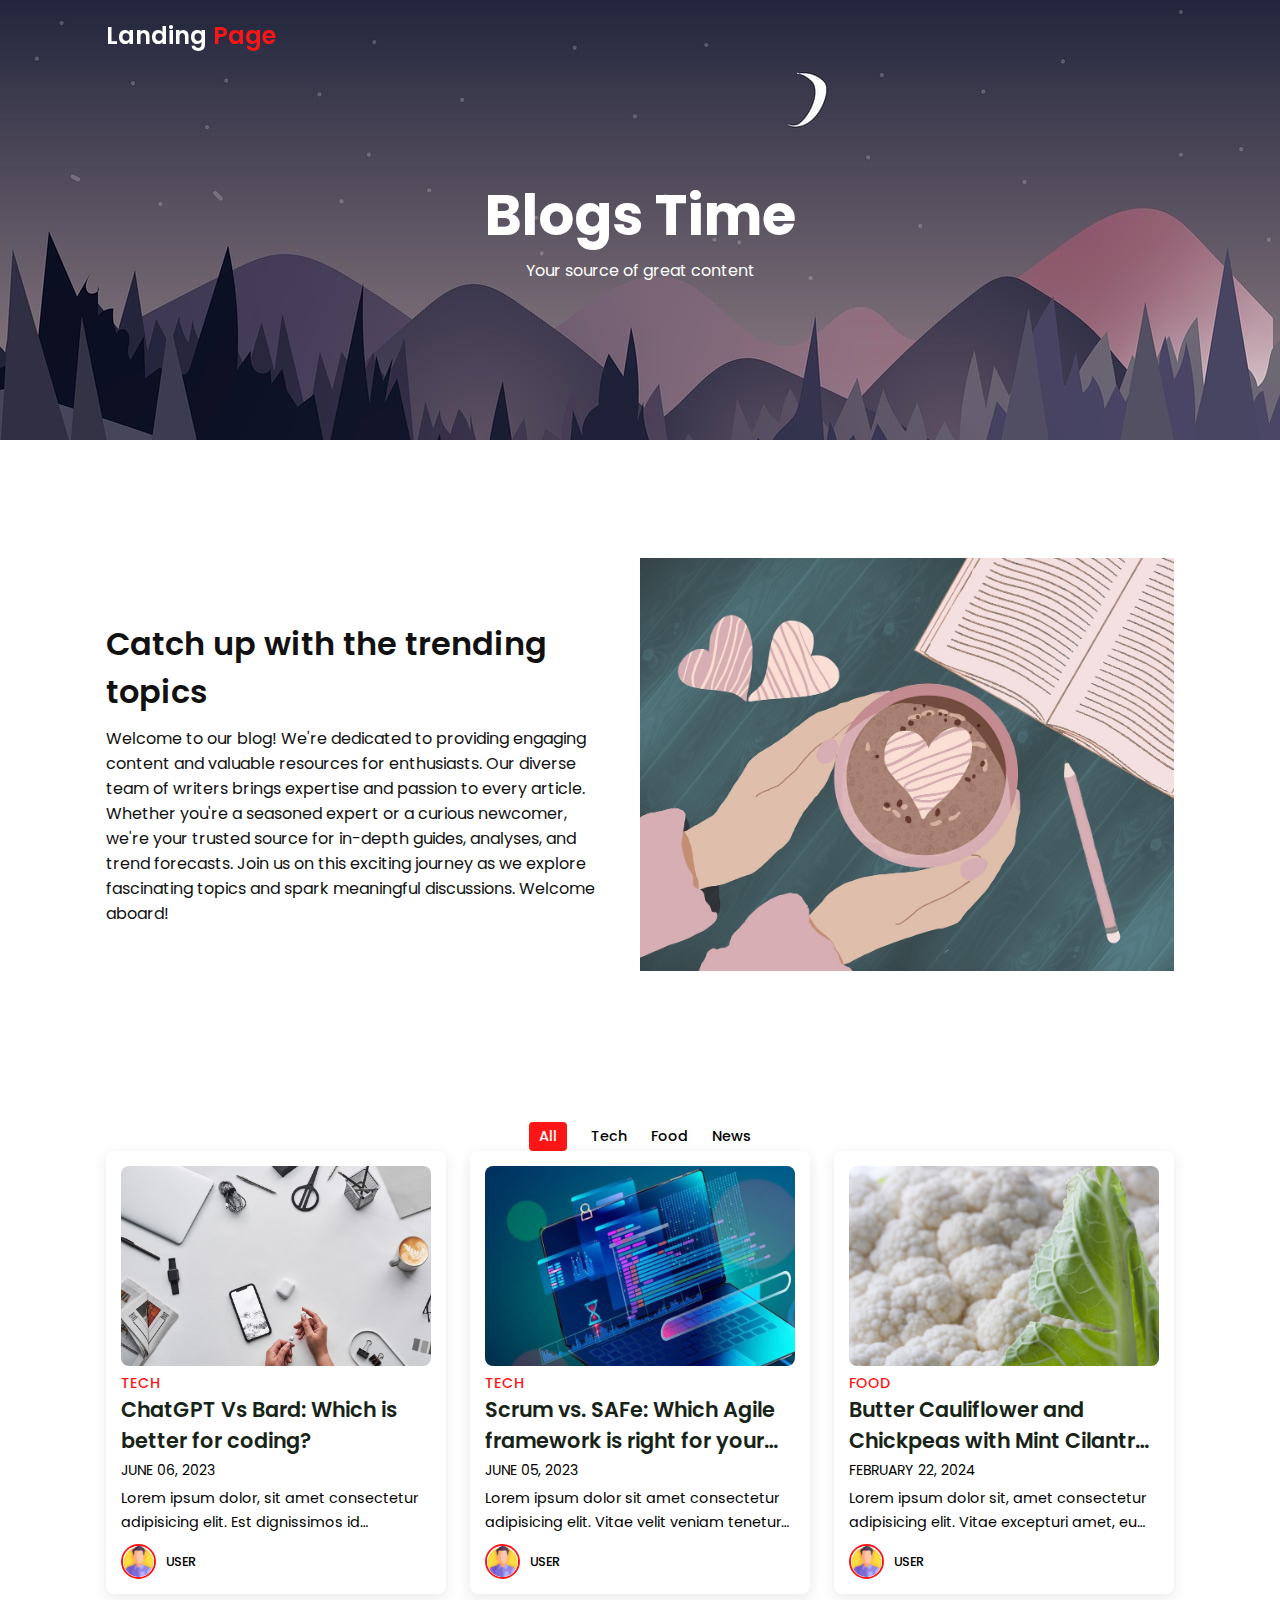
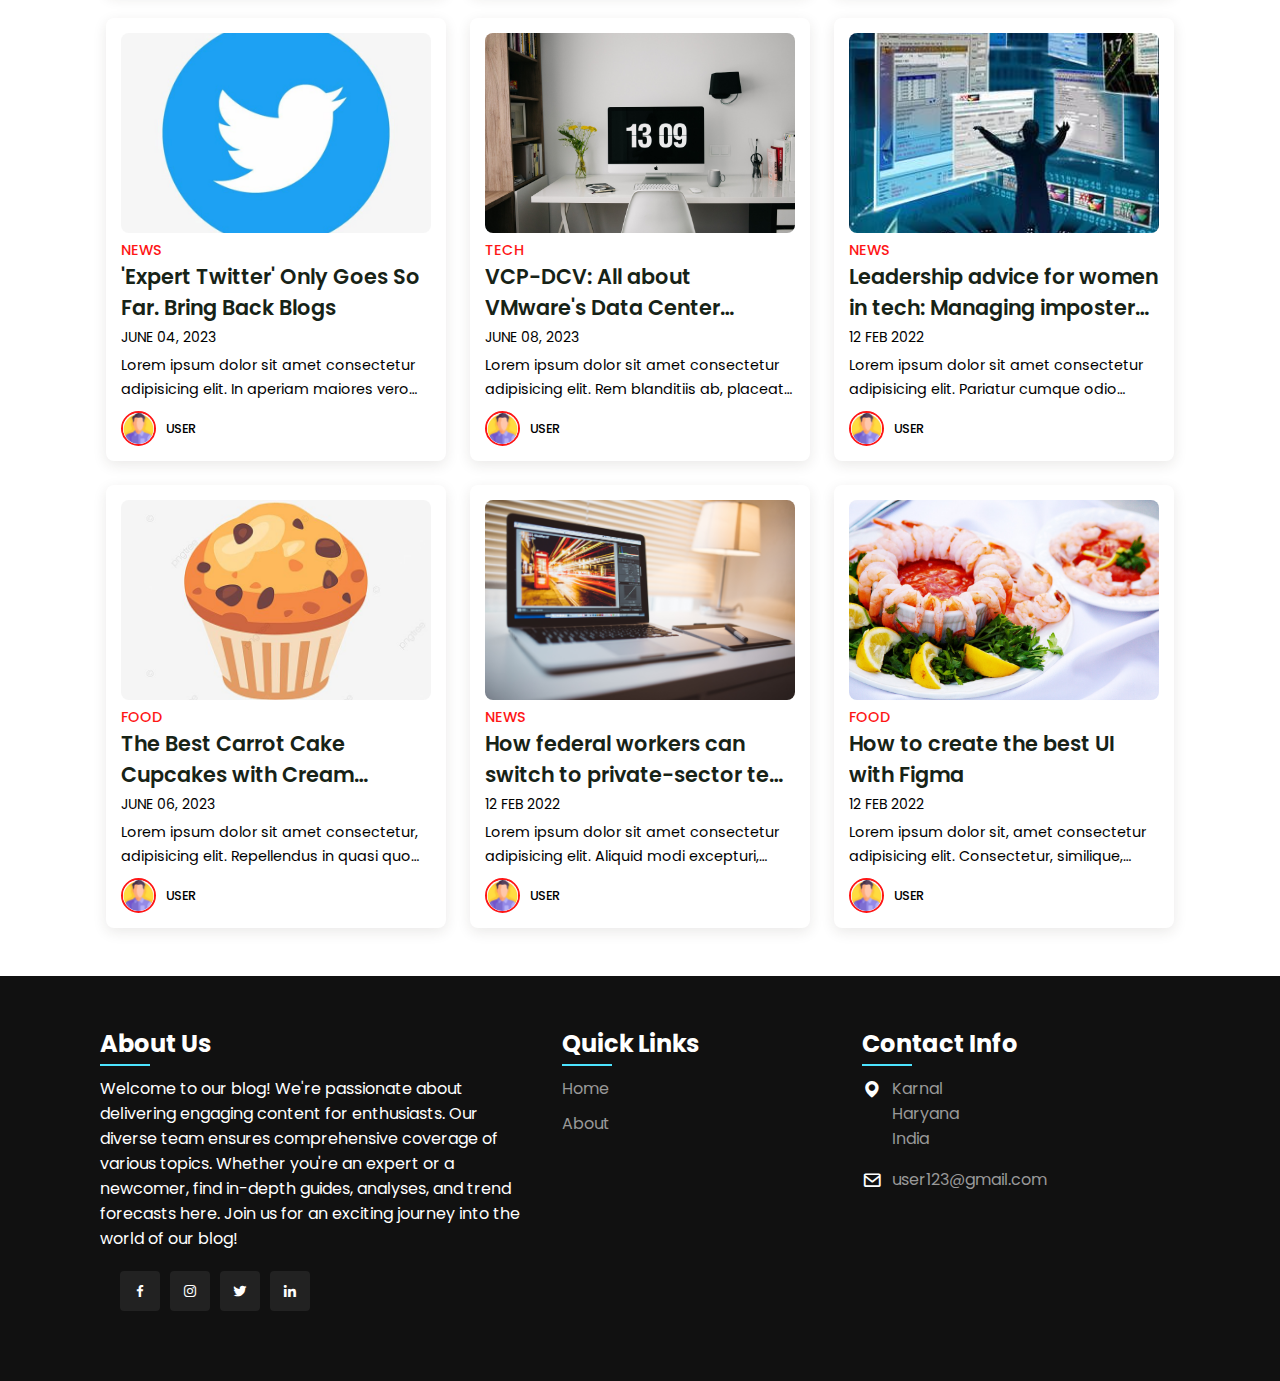
<file: Tasks/Landing Page/index.html>
<!DOCTYPE html>
<html lang="en">
<head>
    <meta charset="UTF-8">
    <meta http-equiv="X-UA-Compatible" content="IE=edge">
    <meta name="viewport" content="width=device-width, initial-scale=1.0">
    <title>Landing Page</title>
    <!-- Box-icon -->
    <link href='https://unpkg.com/boxicons@2.1.4/css/boxicons.min.css' rel='stylesheet'>
    <link rel="stylesheet" href="style.css">
</head>
<body>
    <header>
        <div class="nav container">
            <a href="#" class="logo">Landing <span>Page</span></a>
        </div>
    </header>

    <section class="home" id="home">
        <div class="home-text container">
            <h2 class="home-title">Blogs Time</h2>
            <span class="home-subtitle">Your source of great content</span>
        </div>
    </section>

    <section class="about container" id="about">
        <div class="contentBx">
            <h2 class="titleText">Catch up with the trending topics</h2>
            <p class="title-text">
                Welcome to our blog! We're dedicated to providing engaging content and valuable resources for enthusiasts. Our diverse team of writers brings expertise and passion to every article. Whether you're a seasoned expert or a curious newcomer, we're your trusted source for in-depth guides, analyses, and trend forecasts. Join us on this exciting journey as we explore fascinating topics and spark meaningful discussions. Welcome aboard!
            </p>
            <!--<a href="#" class="btn2">Read more</a>-->
        </div>
        <div class="imgBx">
            <img src="images/about.jpg" alt="" class="fitBg">
        </div>
    </section>

    <div class="post-filter container">
        <span class="filter-item active-filter" data-filter="all">All</span>
        <span class="filter-item" data-filter="tech">Tech</span>
        <span class="filter-item" data-filter="food">Food</span>
        <span class="filter-item" data-filter="news">News</span>
    </div>
    
    <div class="post container">
        <!-- Post 1 -->
        <div class="post-box tech">
            <img src="images/img1.jpg" alt="" class="post-img">
            <h2 class="category">Tech</h2>
            <a href="#" class="post-title">ChatGPT Vs Bard: Which is better for coding?</a>
            <span class="post-date">June 06, 2023</span>
            <p class="post-description">Lorem ipsum dolor, sit amet consectetur adipisicing elit. Est dignissimos id voluptates a, velit, quae facere suscipit neque fuga doloribus, ipsa enim aspernatur placeat vero praesentium quam minima in dolores cum possimus accusantium. Deserunt, officiis. Cum quos veniam obcaecati eos quisquam esse, eligendi placeat corporis ex tenetur animi ipsam, nam ducimus natus! Minima consequatur dolor ad necessitatibus inventore doloribus? Suscipit accusamus placeat, corporis sed aperiam repellat nisi fugit iure rerum unde. Hic delectus quam soluta at aut iure! Ducimus at assumenda officiis sequi, dolorum repellendus aperiam aliquam eos quis vitae, fuga iste ut minus dolore totam inventore nobis maxime esse?</p>
            <div class="profile">
                <img src="images/testi1.jpg" alt="" class="profile-img">
                <span class="profile-name">USER</span>
            </div>
        </div>
        <!-- Post 2 -->
        <div class="post-box tech">
            <img src="images/img2.jpg" alt="" class="post-img">
            <h2 class="category">Tech</h2>
            <a href="#" class="post-title">Scrum vs. SAFe: Which Agile framework is right for your team?</a>
            <span class="post-date">June 05, 2023</span>
            <p class="post-description">Lorem ipsum dolor sit amet consectetur adipisicing elit. Vitae velit veniam tenetur ratione. Quos nihil nobis, sequi molestias aliquam deserunt ratione ducimus, consequuntur pariatur illum deleniti quaerat, recusandae nam corrupti magnam! In consectetur, sequi possimus ducimus itaque recusandae! Asperiores perspiciatis nesciunt ad nulla itaque alias iure totam, cum ratione quas earum sequi reprehenderit sint corporis praesentium explicabo facere aperiam officia quae aspernatur delectus expedita quo cupiditate odit! Provident doloremque expedita deleniti assumenda praesentium veritatis hic repellendus nihil autem cupiditate, quam iste soluta ullam quo illo tempora dolores, eligendi eos aspernatur laudantium reiciendis, ab fugit! Voluptates quas labore ipsum consequuntur omnis.</p>
            <div class="profile">
                <img src="images/testi1.jpg" alt="" class="profile-img">
                <span class="profile-name">USER</span>
            </div>
        </div>
        <!-- Post 3 -->
        <div class="post-box food">
            <img src="images/img3.jpg" alt="" class="post-img">
            <h2 class="category">Food</h2>
            <a href="#" class="post-title">Butter Cauliflower and Chickpeas with Mint Cilantro Sauce</a>
            <span class="post-date">FEBRUARY 22, 2024</span>
            <p class="post-description">Lorem ipsum dolor sit, amet consectetur adipisicing elit. Vitae excepturi amet, eum, reiciendis aspernatur alias esse, laborum et quasi dolorum ad soluta suscipit voluptate tempora ducimus! Quaerat magnam similique omnis cupiditate, et accusamus eligendi commodi ab ullam accusantium dolor eum distinctio consequuntur at? Pariatur, assumenda dolore. Ducimus, magni. Asperiores iure consequuntur minus non deserunt? Officiis voluptatibus aspernatur repellat quia itaque assumenda enim iure error iusto mollitia reiciendis blanditiis distinctio, quaerat laborum autem sint tenetur rerum corrupti quasi maxime ipsa! Iste nostrum inventore sed sit illum, necessitatibus velit repudiandae quae repellat voluptatem maxime laboriosam blanditiis hic, commodi itaque possimus suscipit quia.</p>
            <div class="profile">
                <img src="images/testi1.jpg" alt="" class="profile-img">
                <span class="profile-name">USER</span>
            </div>
        </div>
        <!-- Post 4 -->
        <div class="post-box news">
            <img src="images/img4.jpg" alt="" class="post-img">
            <h2 class="category">news</h2>
            <a href="#" class="post-title">'Expert Twitter' Only Goes So Far. Bring Back Blogs</a>
            <span class="post-date">June 04, 2023</span>
            <p class="post-description">Lorem ipsum dolor sit amet consectetur adipisicing elit. In aperiam maiores vero ea sint corrupti cumque odio ullam repellendus deserunt, incidunt hic molestiae, qui quasi quis autem similique, non dolorem quia laboriosam delectus facilis ipsa dolorum. Eligendi aliquid error iste, facilis quis nobis laudantium nihil atque obcaecati sapiente distinctio in ullam? Velit, excepturi. Eveniet aliquid et cum harum animi totam labore dolores earum. Earum rem iusto cupiditate aperiam pariatur, ipsa dolorum magnam consequuntur eligendi ratione temporibus esse aliquid incidunt accusamus sit quidem sunt vero! Minima aspernatur corporis labore eius autem sapiente quos maiores ullam voluptatibus. Non quidem quod ipsam rem!</p>
            <div class="profile">
                <img src="images/testi1.jpg" alt="" class="profile-img">
                <span class="profile-name">USER</span>
            </div>
        </div>
        <!-- Post 5 -->
        <div class="post-box tech">
            <img src="images/img5.jpg" alt="" class="post-img">
            <h2 class="category">Tech</h2>
            <a href="#" class="post-title">VCP-DCV: All about VMware's Data Center Virtualization 2023</a>
            <span class="post-date">June 08, 2023</span>
            <p class="post-description">Lorem ipsum dolor sit amet consectetur adipisicing elit. Rem blanditiis ab, placeat natus ipsam, asperiores ratione libero hic deleniti voluptatibus consequatur voluptatem voluptate quidem, magnam cum quaerat! Consequatur delectus sit similique nulla excepturi provident accusantium, debitis maiores reiciendis commodi accusamus a? Ullam quidem tenetur rerum nostrum exercitationem cupiditate repudiandae reiciendis, officia minima hic quisquam, vero ea earum nemo perferendis tempora modi nihil eligendi expedita rem. Error molestiae vero voluptatibus voluptates eaque dignissimos hic laborum amet vitae enim qui, labore tempora ducimus incidunt perspiciatis totam odio est laboriosam, illo id aliquam quaerat! Ad laudantium dignissimos possimus numquam ea sint nihil beatae.</p>
            <div class="profile">
                <img src="images/testi1.jpg" alt="" class="profile-img">
                <span class="profile-name">USER</span>
            </div>
        </div>
        <!-- Post 6 -->
        <div class="post-box news">
            <img src="images/post6.jpg" alt="" class="post-img">
            <h2 class="category">News</h2>
            <a href="#" class="post-title">Leadership advice for women in tech: Managing imposter syndrome and more</a>
            <span class="post-date">12 Feb 2022</span>
            <p class="post-description">Lorem ipsum dolor sit amet consectetur adipisicing elit. Pariatur cumque odio adipisci voluptates, accusamus iusto assumenda qui nulla amet repellat earum, harum illum? Omnis est voluptatum praesentium sint eligendi illo sequi autem unde, accusamus sunt beatae mollitia officiis accusantium eaque perspiciatis laboriosam consequatur nulla repellendus dignissimos totam similique optio hic laborum deserunt. Eligendi dolorem ipsam eum incidunt nihil nesciunt esse dicta amet molestias dolor non a culpa aut illum ipsum alias, voluptatem distinctio vel veritatis iure ipsa ullam officia maxime hic. Eaque hic sint facilis odit neque, inventore, voluptatibus illum enim quos eos nulla nostrum blanditiis culpa assumenda, ut sed!</p> 
            <div class="profile">
                <img src="images/testi1.jpg" alt="" class="profile-img">
                <span class="profile-name">USER</span>
            </div>
        </div>
        
        <!-- Post 7 -->
        <div class="post-box food">
            <img src="images/img7.jpg" alt="" class="post-img">
            <h2 class="category">Food</h2>
            <a href="#" class="post-title">The Best Carrot Cake Cupcakes with Cream Cheese Frosting</a>
            <span class="post-date">June 06, 2023</span>
            <p class="post-description">Lorem ipsum dolor sit amet consectetur, adipisicing elit. Repellendus in quasi quo tempora voluptatum veritatis excepturi omnis molestias vitae fuga repudiandae, consequuntur nostrum quae vel corrupti consectetur, quia id earum amet, sequi hic eaque nemo consequatur quisquam! Voluptates ex consequuntur enim quia, earum possimus deleniti et corrupti quisquam ad eius totam maiores rerum tempora porro veritatis veniam nobis quibusdam. Iusto fugiat labore magni suscipit nemo quod, numquam quos amet accusantium ex necessitatibus minima soluta reprehenderit ut ullam maxime illo consequuntur modi qui? Quisquam unde molestias in vitae commodi voluptatum odio hic repellat harum impedit. Saepe incidunt rem odit officiis accusamus.</p>
            <div class="profile">
                <img src="images/testi1.jpg" alt="" class="profile-img">
                <span class="profile-name">USER</span>
            </div>
        </div>
        <!-- Post 1 -->
        <div class="post-box news">
            <img src="images/img8.jpg" alt="" class="post-img">
            <h2 class="category">News</h2>
            <a href="#" class="post-title">How federal workers can switch to private-sector tech jobs</a>
            <span class="post-date">12 Feb 2022</span>
            <p class="post-description">
                Lorem ipsum dolor sit amet consectetur adipisicing elit. Aliquid modi excepturi, recusandae et, voluptate quas dolore consequuntur itaque accusantium nisi officia culpa eum dicta adipisci doloribus in reprehenderit odio nam voluptatum dolorem vero quo facilis repudiandae. Veritatis itaque facere aliquam recusandae, quia a accusantium unde. Voluptas beatae, magnam amet harum cupiditate recusandae repellat, distinctio tempore mollitia sint inventore. Iusto, aliquam! Fugiat esse facilis quos culpa at ut facere beatae perspiciatis aperiam est porro, debitis nisi ullam omnis, minus quaerat quasi repellat non autem sapiente veritatis quod excepturi quidem! Cum sequi autem quisquam quis maiores soluta asperiores. Consectetur laudantium nisi veniam!</p>
            <div class="profile">
                <img src="images/testi1.jpg" alt="" class="profile-img">
                <span class="profile-name">USER</span>
            </div>
        </div>
        <!-- Post 9 -->
        <div class="post-box food">
            <img src="images/img10.jpg" alt="" class="post-img">
            <h2 class="category">Food</h2>
            <a href="#" class="post-title">How to create the best UI with Figma</a>
            <span class="post-date">12 Feb 2022</span>
            <p class="post-description">Lorem ipsum dolor sit, amet consectetur adipisicing elit. Consectetur, similique, rerum excepturi harum, vitae facilis corrupti vel modi debitis est perferendis aut quasi ea unde repudiandae iste architecto. Corporis, voluptates.</p> 
            <div class="profile">
                <img src="images/testi1.jpg" alt="" class="profile-img">
                <span class="profile-name">USER</span>
            </div>
        </div>
    </div>

    <footer>
        <div class="footer-container">
            <div class="sec aboutus">
                <h2>About Us</h2>
                <p>Welcome to our blog! We're passionate about delivering engaging content for enthusiasts. Our diverse team ensures comprehensive coverage of various topics. Whether you're an expert or a newcomer, find in-depth guides, analyses, and trend forecasts here. Join us for an exciting journey into the world of our blog!</p>
                <ul class="sci">
                    <li><a href="#"><i class="bx bxl-facebook"></i></a></li>
                    <li><a href="#"><i class="bx bxl-instagram"></i></a></li>
                    <li><a href="#"><i class="bx bxl-twitter"></i></a></li>
                    <li><a href="#"><i class="bx bxl-linkedin"></i></a></li>
                </ul>
            </div>
            <div class="sec quicklinks">
                <h2>Quick Links</h2>
                <ul>
                    <li><a href="#">Home</a></li>
                    <li><a href="#">About</a></li>
                </ul>
            </div>
            <div class="sec contactBx">
                <h2>Contact Info</h2>
                <ul class="info">
                    <li>
                        <span><i class='bx bxs-map'></i></span>
                        <span>Karnal <br> Haryana<br> India</span>
                    </li>
                    <li>
                        <span><i class='bx bx-envelope' ></i></span>
                        <p><a href="mailto:codemyhobby9@gmail.com">user123@gmail.com</a></p>
                    </li>
                </ul>
            </div>
        </div>
    </footer>

    <script src="https://cdnjs.cloudflare.com/ajax/libs/jquery/3.6.1/jquery.min.js" integrity="sha512-aVKKRRi/Q/YV+4mjoKBsE4x3H+BkegoM/em46NNlCqNTmUYADjBbeNefNxYV7giUp0VxICtqdrbqU7iVaeZNXA==" crossorigin="anonymous" referrerpolicy="no-referrer"></script>
    <script src="main.js"></script>
</body>
</html>
</file>
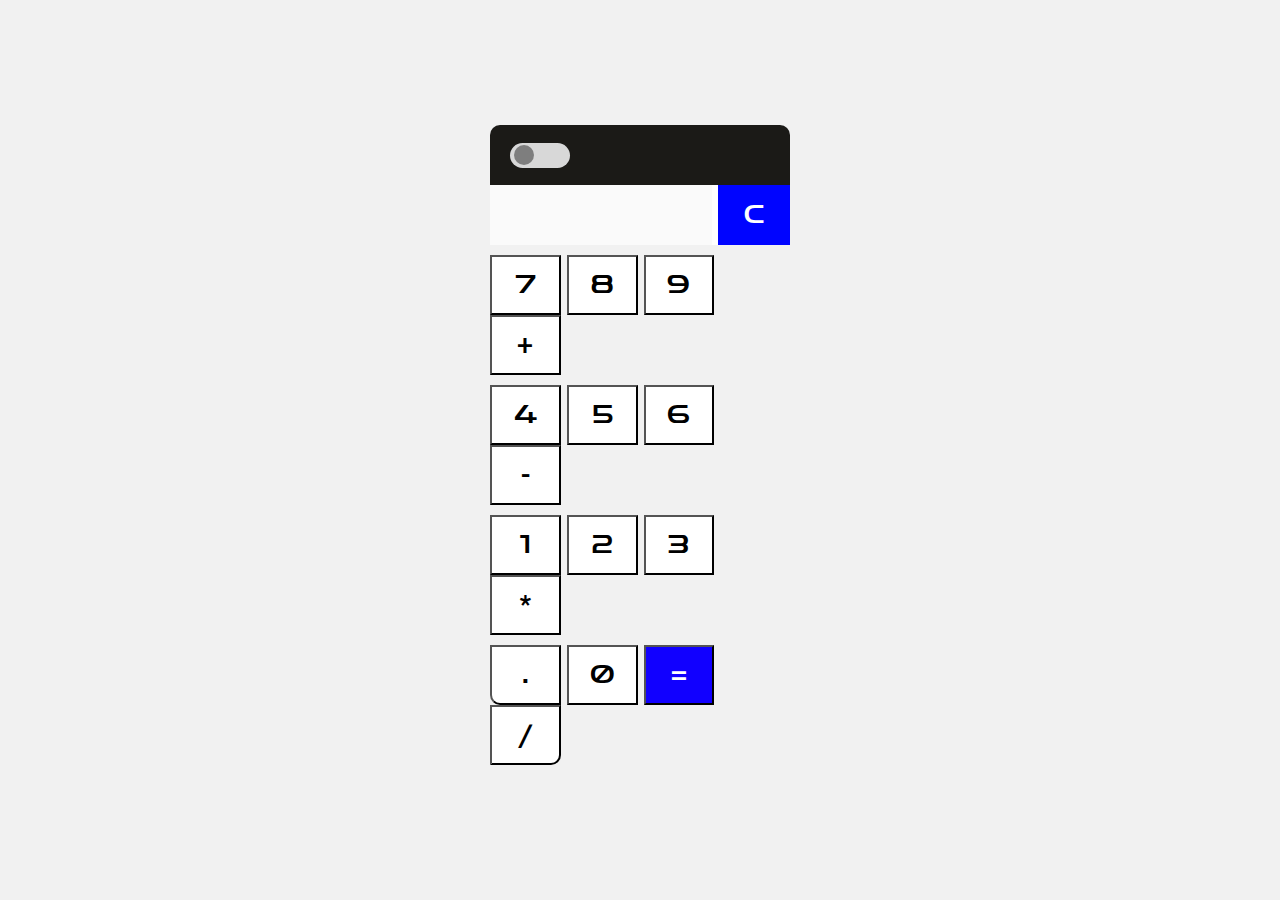
<file: Tasks/Calculator/Calculator/index.html>
<!doctype html>

<html lang="en">
<head>
  <meta charset="utf-8">

  <title>Basic Calculator</title>
  <meta name="description" content="A Basic Calculator">
  <meta name="author" content="SitePoint">

  <link rel="stylesheet" href="css/style.css">

</head>

<body data-theme="">
    <div class="main">
        <div class="calculator">
            <div class="header">
                <div class="switchBox">
                    <input type="checkbox" name="" id="switch" value="switch">
                    <div class="box">
                    </div>
                </div>
            </div>
            <div class="input">
                <input type="text" name="" id="display" disabled>
                <input type="button" value="C" class="cancel_btn">
            </div>
            <div class="row">
                <input type="button" value="7">
                <input type="button" value="8">
                <input type="button" value="9">
                <input type="button" value="+">
            </div>
            <div class="row">
                <input type="button" value="4">
                <input type="button" value="5">
                <input type="button" value="6">
                <input type="button" value="-">
            </div>
            <div class="row">
                <input type="button" value="1">
                <input type="button" value="2">
                <input type="button" value="3">
                <input type="button" value="*">
            </div>
            <div class="row">
                <input style="border-radius: 0 0 0 10px;" type="button" value=".">
                <input type="button" value="0">
                <input style="background: #1100ff; color: white;" type="button" value="=">
                <input style="border-radius: 0 0 10px 0;" type="button" value="/">
            </div>
        </div>
    </div>
  <script src="js/main.js"></script>
</body>
</html>
</file>
<file: Tasks/Landing Page/style.css>
@import url('https://fonts.googleapis.com/css2?family=Poppins:ital,wght@0,600;0,700;1,400&display=swap');
*{
    font-family: 'Poppins', sans-serif;
    margin: 0;
    padding: 0;
    scroll-behavior: smooth;
    scroll-padding-top: 2rem;
    box-sizing: border-box;
}

/* root values */
:root{
    --container-color: #1a1e21;
    --second-color: rgb(254, 22, 22);
    --text-color: #172317;
    --bg-color: #fff;
}

::selection{
    color: var(--bg-color);
    background: var(--second-color);
}

a{
    text-decoration: none;
}

li{
    list-style: none;
}

img{
    width: 100%;
}

section{
    padding: 3rem 0 2rem;
}

.container{
    max-width: 1068px;
    margin: auto;
    width: 100%;
}

a{
    color: #fff;
}

/* Header */
header{
    position: fixed;
    top: 0;
    left: 0;
    width: 100%;
    z-index: 200;
}

header.shadow{
    background: var(--bg-color);
    box-shadow: 0 1px 4px hsl(0 4% 14% / 10%);
    transition: .5s;
}

header.shadow .logo{
    color: var(--text-color);
}

.nav{
    display: flex;
    align-items: center;
    justify-content: space-between;
    padding: 18px 0;
}

.logo{
    font-size: 1.5rem;
    font-weight: 600;
    color: var(--bg-color);
}

.logo span{
    color: var(--second-color);
}

.login{
    padding: 8px 14px;
    text-transform: uppercase;
    font-weight: 500;
    border-radius: 4px;
    background: var(--second-color);
    color: var(--bg-color);
}

.login:hover{
    background: hsl(199, 98%, 56%);
    transition: .5s;
}

.home{
    width: 100%;
    min-height: 440px;
    background: url("images/new-banner.jpg");
    display: grid;
    justify-content: center;
    align-items: center;
}

.home-text{
    color: var(--bg-color);
    text-align: center;
}

.home-title{
    font-size: 3.5rem;
}

.home-subtitle{
    font-size: 1rem;
    font-weight: 400;
}

.about{
    position: relative;
    width: 100%;
    display: flex !important;
    justify-content: center;
    align-items: center;
}

.about .contentBx{
    max-width: 50%;
    width: 50%;
    text-align: left;
    padding-right: 40px;
}

.titleText{
    font-weight: 600;
    color: #111;
    font-size: 2rem;
    margin-bottom: 10px;
}

.title-text{
    color: #111;
    font-size: 1em;
}

.about .imgBx{
    position: relative;
    min-width: 50%;
    width: 50%;
    min-height: 500px;
}

.imgBx{
    margin-top: 70px;
}

.btn2{
    position: relative;
    display: inline-block;
    margin-top: 30px;
    padding: 10px 30px;
    background: #fff;
    border: .8px solid #111;
    color: #333;
    text-decoration: none;
    transition: 0.5s;
}

.btn2:hover{
    background-color: var(--second-color);
    border: none;
    color: #fff;
}

.post-filter{
    display: flex;
    justify-content: center;
    align-items: center;
    column-gap: 1.5rem;
    margin-top: 2rem !important;
}

.filter-item{
    font-size: 0.9rem;
    font-weight: 500;
    cursor: pointer;
}

.active-filter{
    background: var(--second-color);
    color: var(--bg-color);
    padding: 4px 10px;
    border-radius: 4px;
}

.post{
    display: grid;
    grid-template-columns: repeat(auto-fit, minmax(280px, auto));
    justify-content: center;
    gap: 1.5rem;
}

.post-box{
    background: var(--bg-color);
    box-shadow: 0 4px 14px hsl(35deg 25% 15% / 10%);
    padding: 15px;
    border-radius: 0.5rem;
}

.post-img{
    width: 100%;
    height: 200px;
    object-fit: cover;
    object-position: center;
    border-radius: 0.5rem;
}

.category{
    font-size: 0.9rem;
    font-weight: 500;
    text-transform: uppercase;
    color: var(--second-color);
}

.post-title{
    font-size: 1.3rem;
    font-weight: 600;
    color: var(--text-color);
    display: -webkit-box;
    -webkit-line-clamp: 2;
    -webkit-box-orient: vertical;
    overflow: hidden;
}

.post-date{
    display: flex;
    font-size: 0.875rem;
    text-transform: uppercase;
    margin-top: 4px;
    font-weight: 400;
}

.post-description{
    font-size: 0.9rem;
    line-height: 1.5rem;
    margin: 5px 0 10px;
    display: -webkit-box;
    -webkit-line-clamp: 2;
    -webkit-box-orient: vertical;
    overflow: hidden;
}

.profile{
    display: flex;
    align-items: center;
    gap: 10px;
}

.profile-img{
    width: 35px;
    height: 35px;
    border-radius: 50%;
    object-fit: cover;
    object-position: center;
    border: 2px solid var(--second-color);
}

.profile-name{
    font-size: .8rem;
    font-weight: 500;
}

footer{
    position: relative;
    width: 100%;
    height: auto;
    padding: 50px 100px;
    margin-top: 3rem;
    background: #111;
    display: flex;
    font-family: sans-serif;
    justify-content: space-between;
}

.footer-container{
    display: flex;
    justify-content: space-between;
    flex-wrap: wrap;
    flex-direction: row;
}

.footer-container .sec{
    margin-right: 30px;
}

.footer-container .sec.aboutus{
    width: 40%;
}

.footer-container h2{
    position: relative;
    color: #fff;
    margin-bottom: 15px;
}

.footer-container h2::before{
    content: '';
    position: absolute;
    bottom: -5px;
    left: 0;
    width: 50px;
    height: 2px;
    background: rgb(77, 228, 255);
}

footer p{
    color: #fff;
}

.sci{
    margin: 20px;
    display: flex;
}

.sci li{
    list-style: none;
}

.sci li a{
    display: inline-block;
    width: 40px;
    height: 40px;
    background: #222;
    display: flex;
    justify-content: center;
    align-items: center;
    margin-right: 10px;
    text-decoration: none;
    border-radius: 4px;
    transition: .5s;
}

.sci li a:hover{
    background: rgb(77, 228, 255);
}

.sci i a .bx{
    color: #fff;
    font-size: 20px;
}

.quicklinks{
    position: relative;
    width: 25%;
}

.quicklinks ul li{
    list-style: none;
}

.quicklinks ul li a{
    color: #999;
    text-decoration: none;
    margin-bottom: 10px;
    display: inline-block;
    transition: .3s;
}

.quicklinks ul li a:hover{
    color: #fff;
}

.footer-container .contactBx{
    width: calc(35% - 60px);
    margin-right: 0 !important;
}

.contactBx .info{
    position: relative;
}

.contactBx .info li{
    display: flex !important;
    margin-bottom: 16px;
}

.contactBx .info li span:nth-child(1){
    color: #fff;
    font-size: 20px;
    margin-right: 10px;
}

.contactBx .info li span{
    color: #999;
}

.contactBx .info li a{
    color: #999;
    text-decoration: none;
    transition: .5s;
}

.contactBx .info li a:hover{
    color: #fff;
}

@media (max-width: 1060px){
    .container{
        margin: 0 auto;
        width: 95%;
    }

    .home-text{
        width: 100%
    }
}

@media (max-width: 768px){
    .nav{
        padding: 10px 0;
    }

    section{
        padding: 2rem 0 !important;
    }

    .header-content{
        margin-top: 3rem !important;
    }

    .home{
        min-height: 380px;
    }

    .home-title{
        font-size: 3rem;
    }

    .header-title{
        font-size: 2rem;
    }

    .header-img{
        height: 370px;
    }

    .about{
        flex-direction: column;
    }

    .about .contentBx{
        min-width: 100%;
        width: 100%;
        text-align: center;
        padding-right: 0px;
    }

    .about .contentBx,
    .about .imgBx{
        min-width: 100%;
        width: 100%;
        padding-right: 0px;
        text-align: center;
    }

    .about .imgBx{
        min-height: 250px;
    }

    .btn2{
        margin-bottom: 30px;
    }

    .post-header{
        height: 435px;
    }

    .post-header{
        margin-top: 9rem !important;
    }
}

@media (max-width: 570px){
    .post-header{
        height: 390px;
    }

    .header-title{
        width: 100%;
    }

    .header-img{
        height: 340px;
    }
}

@media (max-width: 396px){
    .home-title{
        font-size: 2rem;
    }

    .home-subtitle{
        font-size: 0.9rem;
    }

    .home{
        min-height: 300px;
    }

    .post-box{
        padding: 10px;
    }

    .header-title{
        font-size: 1.4rem;
    }

    .header-img{
        height: 240px;
    }

    .post-header{
        height: 335px;
    }

    .header-img{
        height: 340px;
    }
}

/* Footer Media Query */
@media (max-width: 991px){
    footer{
        padding: 40px;
        font-size: 20px;
    }

    footer .footer-container{
        flex-direction: column;
    }

    footer .footer-container .sec{
        margin-right: 0;
        margin-bottom: 40px;
    }

    footer .footer-container .sec.aboutus{
        width: 100% !important;
    }

    footer .footer-container .quicklinks{
        width: 100%;
    }

    footer .footer-container .contactBx{
        width: 100%;
    }
}
</file>
<file: Tasks/Calculator/Calculator/css/style.css>
@import url('https://fonts.googleapis.com/css2?family=Zen+Dots&display=swap');

* {
    margin: 0;
    padding: 0;
    box-sizing: border-box;
    font-family: 'Zen Dots', cursive;
}
html{
    --bg: #f1f1f1;
    --sec_bg: #fff;
    --color: #000;
    --hover_color: #e7e7e7;
}
body[data-theme="dark"]{
    --bg: #0e0e0e;
    --sec_bg: #222222;
    --color: #fff;
    --hover_color: #424242;
}
body{
    background: var(--bg);
}
.main{
    height: 100vh;
    display: flex;
    justify-content: center;
    align-items: center;
}
.calculator{
    width: 300px;
}
.header {
    width: 100%;
    height: 60px;
    background: #1b1a17;
    border-radius: 10px 10px 0 0;
    display: flex;
    align-items: center;
}
.switchBox{
    margin-left: 20px;
    width: 60px;
    height: 25px;
    background: #d8d8d8;
    border-radius: 20px;
    position: relative;
}
.switchBox input{
    width: 100%;
    height: 100%;
    cursor: pointer;
    position: absolute;
    z-index: 100;
    -webkit-appearance: none;
}
.switchBox .box {
    position: absolute;
    top: 10%;
    left: 4px;
    width: 20px;
    height: 80%;
    background: #7e7e7e;
    border-radius: 20px;
    transition: all .4s;
}
.switchBox input:checked ~ .box{
    left: 60%;
    background: #033aff;
}
.input{
    width: 100%;
    height: 60px;
    background: #fff;
}
input{
    cursor: pointer;
}
.input #display{
    width: 74%;
    height: 60px;
    border: none;
    outline: none;
    font-size: 1.5rem;
    padding-left: 10px;
}
.cancel_btn{
    width: 24%;
    height: 60px;
    border: none;
    background: #0004ff;
    font-size: 1.5rem;
    color: white;
}
.row{
    width: 100%;
    margin: 10px 0;
}
.row input{
    width: 23.6%;
    height: 60px;
    background: var(--sec_bg);
    color: var(--color);
    border: 1px solid rgba(0, 0, 0, 0, 0.137);
    font-size: 1.5rem;
}
.active{
    animation: anim .4s;
}
@keyframes anim{0%, 100%{transform: scale(1);}
50%{transform: scale(1.1);background: var(--hover_color);}
}
</file>
